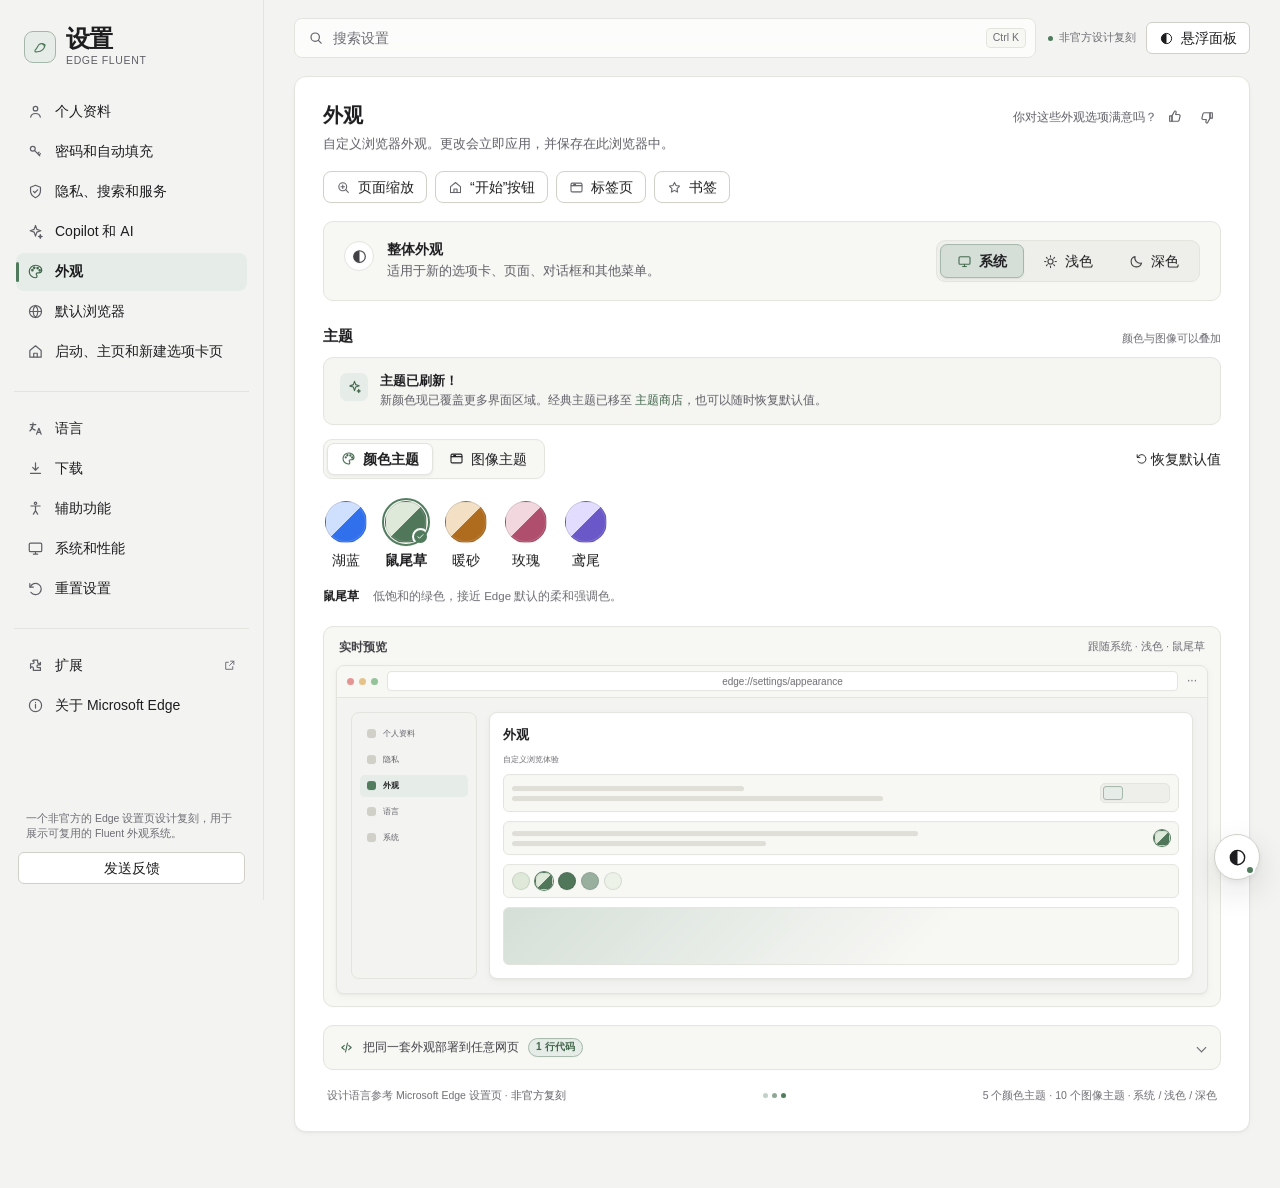
<file: index.html>
<!doctype html>
<html lang="zh-CN">
<head>
<meta charset="utf-8">
<meta name="viewport" content="width=device-width, initial-scale=1">
<meta http-equiv="refresh" content="0; url=./demo/">
<title>Edge Fluent Appearance</title>
<style>
  html, body { height: 100%; margin: 0; }
  body {
    display: grid;
    place-items: center;
    color: #1d1d1f;
    background: #f3f3f1;
    font-family: "Segoe UI", system-ui, sans-serif;
  }
  a { color: #3f6549; }
</style>
</head>
<body>
<p>正在打开 <a href="./demo/">Edge Fluent Appearance Demo</a>…</p>
</body>
</html>
</file>
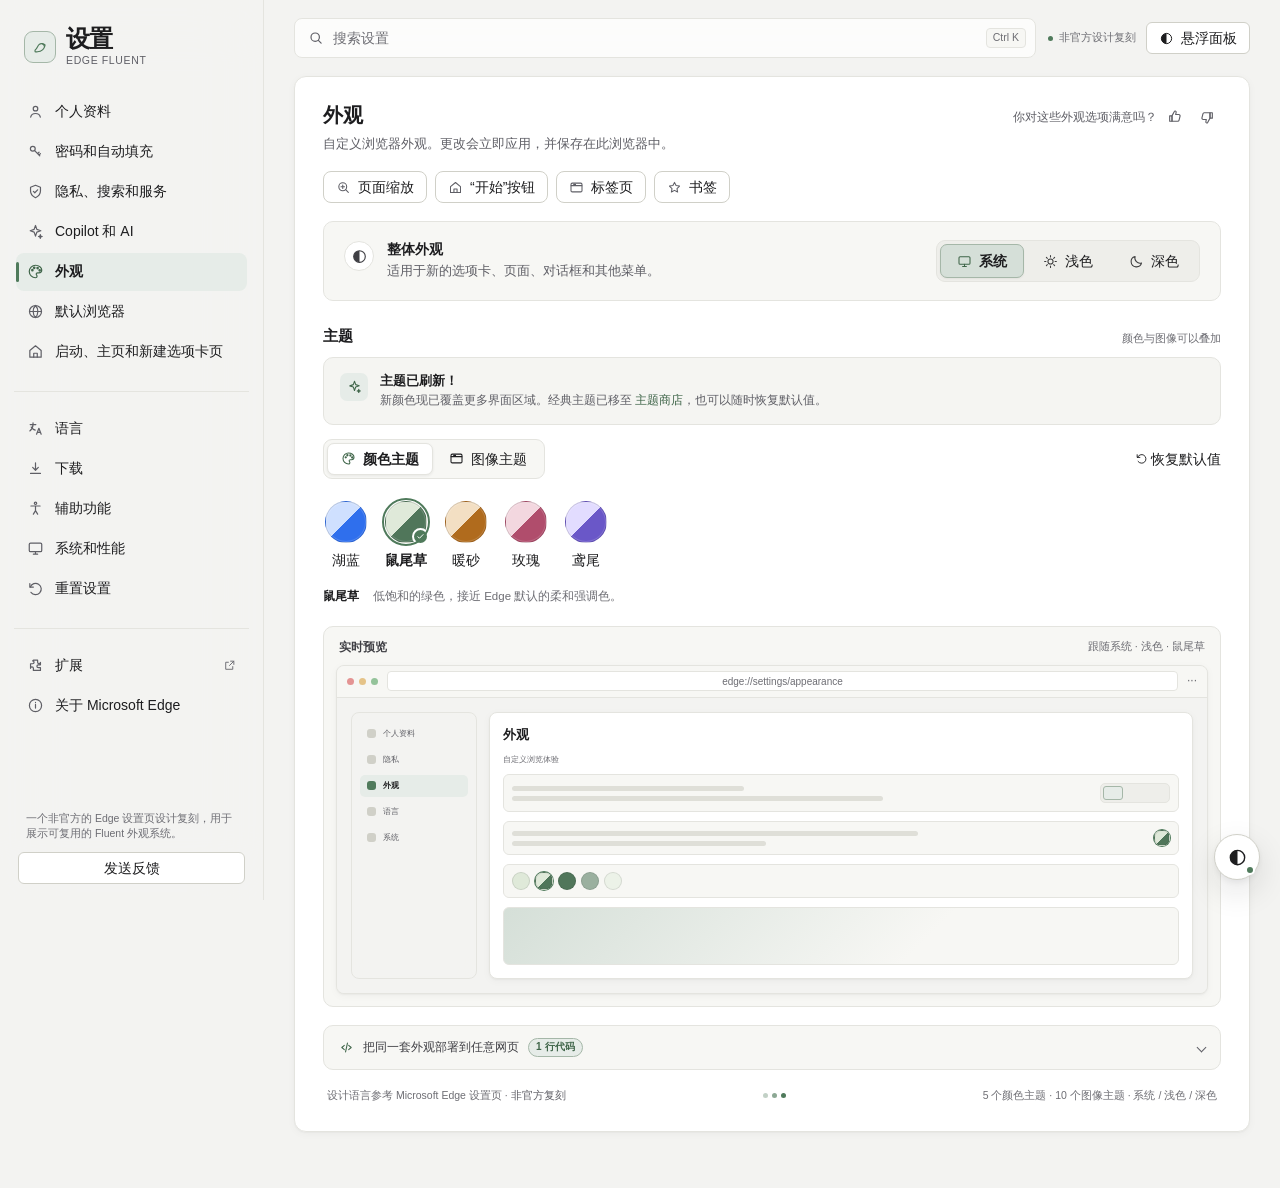
<file: demo/index.html>
<!DOCTYPE html>
<html lang="zh-CN" data-edge-appearance="system" data-edge-color-theme="sage" data-edge-image-theme="none">
<head>
<meta charset="UTF-8">
<meta name="viewport" content="width=device-width, initial-scale=1">
<meta name="color-scheme" content="light dark">
<meta name="description" content="Edge Fluent Appearance — a drop-in, Edge-inspired appearance system with light, dark, system modes, five color themes and ten landscape image themes.">
<title>外观 · Edge Fluent Appearance</title>
<script src="../assets/edge-theme.js" data-edge-panel="true" data-edge-query="true" data-edge-color-theme="sage"></script>
<style>
  html, body { margin: 0; padding: 0; }
  body { min-height: 100vh; }
  [hidden] { display: none !important; }

  .edge-app { display: flex; }

  .demo-quick-note {
    display: inline-flex;
    align-items: center;
    gap: 6px;
    padding: 0 2px;
    color: var(--edge-faint);
    font-size: 10.5px;
    white-space: nowrap;
  }

  .demo-quick-note::before {
    width: 5px;
    height: 5px;
    content: "";
    background: var(--edge-accent);
    border-radius: 50%;
  }

  .demo-feedback-thanks {
    color: var(--edge-faint);
    font-size: 11px;
  }

  .demo-swatch-meta {
    display: flex;
    flex-wrap: wrap;
    gap: 8px 14px;
    align-items: baseline;
    min-height: 18px;
    margin-top: 17px;
    color: var(--edge-muted);
    font-size: 11.5px;
  }

  .demo-swatch-meta strong {
    color: var(--edge-text);
    font-size: 12px;
    font-weight: 600;
  }

  .demo-swatch-meta span {
    color: var(--edge-faint);
  }

  .demo-art-foot {
    display: flex;
    flex-wrap: wrap;
    gap: 12px;
    align-items: center;
    justify-content: space-between;
    margin-top: 12px;
    color: var(--edge-faint);
    font-size: 11px;
  }

  .demo-art-foot p {
    display: flex;
    gap: 6px;
    align-items: center;
    color: var(--edge-faint);
    font-size: 11px;
  }

  .demo-art-foot svg {
    width: 13px;
    height: 13px;
    color: var(--edge-accent-text);
  }

  .demo-mini-art {
    position: relative;
    overflow: hidden;
  }

  .demo-mini-art::after {
    position: absolute;
    inset: 0;
    content: "";
    background: linear-gradient(135deg, var(--edge-art-tint), transparent 70%);
  }

  .demo-footer {
    display: flex;
    flex-wrap: wrap;
    gap: 8px 18px;
    align-items: center;
    justify-content: space-between;
    padding: 18px 4px 0;
    color: var(--edge-faint);
    font-size: 10.5px;
  }

  .demo-footer strong {
    color: var(--edge-muted);
    font-weight: 500;
  }

  .demo-footer-dots {
    display: inline-flex;
    gap: 4px;
    align-items: center;
  }

  .demo-footer-dots i {
    width: 5px;
    height: 5px;
    background: var(--edge-accent);
    border-radius: 50%;
    opacity: 0.35;
  }

  .demo-footer-dots i:nth-child(2) { opacity: 0.65; }
  .demo-footer-dots i:nth-child(3) { opacity: 1; }

  .demo-code-copy {
    flex: none;
    color: var(--edge-muted);
  }

  .demo-code-copy:hover { color: var(--edge-text); }

  .demo-thanks { color: var(--edge-muted); font-size: 10.5px; }

  .demo-page-card {
    animation: demo-rise 420ms var(--edge-ease-out) both;
  }

  @keyframes demo-rise {
    from { opacity: 0; transform: translateY(6px); }
    to { opacity: 1; transform: translateY(0); }
  }

  @media (max-width: 920px) {
    .demo-quick-note { display: none; }
    .edge-page { margin-top: 2px; }
  }

  @media (max-width: 720px) {
    .demo-swatch-meta { margin-top: 13px; }
    .demo-art-grid { grid-template-columns: repeat(2, minmax(0, 1fr)); }
    .demo-footer { padding-top: 14px; }
  }

  @media (prefers-reduced-motion: reduce) {
    .demo-page-card { animation: none; }
  }
</style>
</head>
<body>
<svg class="edge-sprite" xmlns="http://www.w3.org/2000/svg" aria-hidden="true" style="position:absolute;width:0;height:0;overflow:hidden">
  <symbol id="i-user" viewBox="0 0 24 24" fill="none" stroke="currentColor" stroke-width="1.7" stroke-linecap="round" stroke-linejoin="round"><circle cx="12" cy="8" r="3.2"/><path d="M5.2 20c.7-3.4 3.3-5.2 6.8-5.2s6.1 1.8 6.8 5.2"/></symbol>
  <symbol id="i-key" viewBox="0 0 24 24" fill="none" stroke="currentColor" stroke-width="1.7" stroke-linecap="round" stroke-linejoin="round"><circle cx="8.2" cy="8.2" r="3.4"/><path d="m10.8 10.8 7.2 7.2M15 15l2-2M17 17l2-2"/></symbol>
  <symbol id="i-shield" viewBox="0 0 24 24" fill="none" stroke="currentColor" stroke-width="1.7" stroke-linecap="round" stroke-linejoin="round"><path d="M12 3.2 19 6v5.3c0 4.1-2.7 7.4-7 9.5-4.3-2.1-7-5.4-7-9.5V6Z"/><path d="m9 11.8 2 2 4-4.2"/></symbol>
  <symbol id="i-spark" viewBox="0 0 24 24" fill="none" stroke="currentColor" stroke-width="1.7" stroke-linecap="round" stroke-linejoin="round"><path d="M12 3.5 13.9 9l5.6 1.9-5.6 1.9L12 18.5l-1.9-5.7L4.5 11 10.1 9Z"/><path d="m18.8 16.5.6 2 2 .6-2 .6-.6 2-.6-2-2-.6 2-.6Z"/></symbol>
  <symbol id="i-palette" viewBox="0 0 24 24" fill="none" stroke="currentColor" stroke-width="1.7" stroke-linecap="round" stroke-linejoin="round"><path d="M12 3.2a8.8 8.8 0 1 0 0 17.6c1.5 0 2.2-1 2.2-2.1 0-1.5-1.2-2-1.2-3.1 0-1 .8-1.7 2-1.7h1.8a4 4 0 0 0 4-4c0-3.7-3.9-6.7-8.8-6.7Z"/><circle cx="7.6" cy="10.1" r="1"/><circle cx="10.2" cy="6.8" r="1"/><circle cx="15" cy="7.2" r="1"/><circle cx="17.9" cy="10.4" r="1"/></symbol>
  <symbol id="i-globe" viewBox="0 0 24 24" fill="none" stroke="currentColor" stroke-width="1.7" stroke-linecap="round" stroke-linejoin="round"><circle cx="12" cy="12" r="8.5"/><path d="M3.8 12h16.4M12 3.5c2.2 2.3 3.3 5.1 3.3 8.5s-1.1 6.2-3.3 8.5c-2.2-2.3-3.3-5.1-3.3-8.5s1.1-6.2 3.3-8.5Z"/></symbol>
  <symbol id="i-home" viewBox="0 0 24 24" fill="none" stroke="currentColor" stroke-width="1.7" stroke-linecap="round" stroke-linejoin="round"><path d="M4 10.5 12 4l8 6.5V20H4Z"/><path d="M9.5 20v-5.5h5V20"/></symbol>
  <symbol id="i-language" viewBox="0 0 24 24" fill="none" stroke="currentColor" stroke-width="1.7" stroke-linecap="round" stroke-linejoin="round"><path d="M4.5 6.5h8M8.5 4v2.5c0 4-2 7-4.5 9"/><path d="M6 10c1.4 2.1 3.2 3.5 5.6 4.3M13.5 20l3.3-8.3L20 20M14.6 17.4h4.5"/></symbol>
  <symbol id="i-download" viewBox="0 0 24 24" fill="none" stroke="currentColor" stroke-width="1.7" stroke-linecap="round" stroke-linejoin="round"><path d="M12 4v10M8 10.5l4 4 4-4M5 19h14"/></symbol>
  <symbol id="i-access" viewBox="0 0 24 24" fill="none" stroke="currentColor" stroke-width="1.7" stroke-linecap="round" stroke-linejoin="round"><circle cx="12" cy="4.6" r="1.7"/><path d="M5.5 8.5h13M12 8.5V15M12 15l-3 5M12 15l3 5"/></symbol>
  <symbol id="i-monitor" viewBox="0 0 24 24" fill="none" stroke="currentColor" stroke-width="1.7" stroke-linecap="round" stroke-linejoin="round"><rect x="3.2" y="4.3" width="17.6" height="12.2" rx="1.8"/><path d="M9 20h6M12 16.5V20"/></symbol>
  <symbol id="i-refresh" viewBox="0 0 24 24" fill="none" stroke="currentColor" stroke-width="1.7" stroke-linecap="round" stroke-linejoin="round"><path d="M4 5v5h5"/><path d="M4.6 10a8 8 0 1 1 1 7.4"/></symbol>
  <symbol id="i-puzzle" viewBox="0 0 24 24" fill="none" stroke="currentColor" stroke-width="1.7" stroke-linecap="round" stroke-linejoin="round"><path d="M9 4.5h6v3a2 2 0 1 0 4 0v3.5h-3a2 2 0 1 0 0 4h3V19H9v-3a2 2 0 1 0-4 0V9.5h3a2 2 0 1 0 0-4Z"/></symbol>
  <symbol id="i-info" viewBox="0 0 24 24" fill="none" stroke="currentColor" stroke-width="1.7" stroke-linecap="round" stroke-linejoin="round"><circle cx="12" cy="12" r="8.6"/><path d="M12 10.5v5.2M12 7.6v.2"/></symbol>
  <symbol id="i-search" viewBox="0 0 24 24" fill="none" stroke="currentColor" stroke-width="1.8" stroke-linecap="round"><circle cx="10.8" cy="10.8" r="6.3"/><path d="m15.5 15.5 4.2 4.2"/></symbol>
  <symbol id="i-thumb-up" viewBox="0 0 24 24" fill="none" stroke="currentColor" stroke-width="1.7" stroke-linecap="round" stroke-linejoin="round"><path d="M7.5 10.3 11 3.8c.3-.6.9-.9 1.5-.7.9.3 1.4 1.2 1.2 2.1l-.7 3.1h4.7c1.3 0 2.2 1.2 1.9 2.4l-1.5 6.1a2 2 0 0 1-2 1.6H7.5Z"/><path d="M7.5 10.3H4v8.1h3.5Z"/></symbol>
  <symbol id="i-thumb-down" viewBox="0 0 24 24" fill="none" stroke="currentColor" stroke-width="1.7" stroke-linecap="round" stroke-linejoin="round"><path d="M16.5 13.7 13 20.2c-.3.6-.9.9-1.5.7-.9-.3-1.4-1.2-1.2-2.1l.7-3.1H6.3c-1.3 0-2.2-1.2-1.9-2.4l1.5-6.1a2 2 0 0 1 2-1.6h8.6Z"/><path d="M16.5 5.6H20v8.1h-3.5Z"/></symbol>
  <symbol id="i-external" viewBox="0 0 24 24" fill="none" stroke="currentColor" stroke-width="1.8" stroke-linecap="round" stroke-linejoin="round"><path d="M14 4h6v6M20 4l-8 8"/><path d="M18 14v5H5V6h5"/></symbol>
  <symbol id="i-zoom" viewBox="0 0 24 24" fill="none" stroke="currentColor" stroke-width="1.7" stroke-linecap="round"><circle cx="10.8" cy="10.8" r="6.3"/><path d="m15.5 15.5 4.2 4.2M8 10.8h5.6M10.8 8v5.6"/></symbol>
  <symbol id="i-tab" viewBox="0 0 24 24" fill="none" stroke="currentColor" stroke-width="1.7" stroke-linecap="round" stroke-linejoin="round"><rect x="3.2" y="5" width="17.6" height="14" rx="2"/><path d="M3.5 9h17M7.5 7h3"/></symbol>
  <symbol id="i-star" viewBox="0 0 24 24" fill="none" stroke="currentColor" stroke-width="1.7" stroke-linecap="round" stroke-linejoin="round"><path d="m12 3.8 2.5 5.1 5.6.8-4.1 4 1 5.6-5-2.7-5 2.7 1-5.6-4.1-4 5.6-.8Z"/></symbol>
  <symbol id="i-copy" viewBox="0 0 24 24" fill="none" stroke="currentColor" stroke-width="1.7" stroke-linecap="round" stroke-linejoin="round"><rect x="8.5" y="8.5" width="11" height="11" rx="1.6"/><path d="M15.5 8.5v-3a1 1 0 0 0-1-1h-10a1 1 0 0 0-1 1v10a1 1 0 0 0 1 1h3"/></symbol>
  <symbol id="i-code" viewBox="0 0 24 24" fill="none" stroke="currentColor" stroke-width="1.7" stroke-linecap="round" stroke-linejoin="round"><path d="m8.5 8.5-4 3.5 4 3.5M15.5 8.5l4 3.5-4 3.5M13.5 5l-3 14"/></symbol>
  <symbol id="i-check" viewBox="0 0 24 24" fill="none" stroke="currentColor" stroke-width="2.6" stroke-linecap="round" stroke-linejoin="round"><path d="m5 12.5 4.2 4.2L19 6.8"/></symbol>
  <symbol id="i-sun" viewBox="0 0 24 24" fill="none" stroke="currentColor" stroke-width="1.7" stroke-linecap="round" stroke-linejoin="round"><circle cx="12" cy="12" r="4.1"/><path d="M12 2.6v2.1M12 19.3v2.1M2.6 12h2.1M19.3 12h2.1M5.4 5.4l1.5 1.5M17.1 17.1l1.5 1.5M18.6 5.4l-1.5 1.5M6.9 17.1l-1.5 1.5"/></symbol>
  <symbol id="i-moon" viewBox="0 0 24 24" fill="none" stroke="currentColor" stroke-width="1.7" stroke-linecap="round" stroke-linejoin="round"><path d="M20.1 14.3A8.4 8.4 0 0 1 9.7 3.9 8.5 8.5 0 1 0 20.1 14.3Z"/></symbol>
  <symbol id="i-contrast" viewBox="0 0 24 24" fill="none" stroke="currentColor" stroke-width="1.6"><circle cx="12" cy="12" r="8.2"/><path d="M12 3.8a8.2 8.2 0 0 0 0 16.4Z" fill="currentColor" stroke="none"/></symbol>
</svg>

<div class="edge-app">
  <aside class="edge-sidebar">
    <div class="edge-sidebar-head">
      <a class="edge-wordmark" href="#" aria-label="设置首页">
        <span class="edge-wordmark-icon" aria-hidden="true">
          <svg viewBox="0 0 24 24" fill="none" stroke="currentColor" stroke-width="1.7" stroke-linecap="round" stroke-linejoin="round"><path d="M4.5 15.5c2.7-1.6 3.2-5.5 5.4-7.6 2.6-2.5 6.4-1.6 8.5.6-1 5.1-5.2 9.1-10.7 9.5-1.1.1-2.2.3-3.2-.1-.4-1.1-.5-1.7 0-2.4Z"/><path d="M14.8 6.8c1.4 1 2.4 2.2 2.9 3.8"/></svg>
        </span>
        <span class="edge-wordmark-text">
          <span class="edge-wordmark-title">设置</span>
          <span class="edge-wordmark-sub">Edge Fluent</span>
        </span>
      </a>
    </div>

    <nav class="edge-nav" aria-label="设置分类">
      <button class="edge-nav-item" type="button" data-demo-nav>
        <svg class="edge-nav-icon" aria-hidden="true"><use href="#i-user"/></svg>
        个人资料
      </button>
      <button class="edge-nav-item" type="button" data-demo-nav>
        <svg class="edge-nav-icon" aria-hidden="true"><use href="#i-key"/></svg>
        密码和自动填充
      </button>
      <button class="edge-nav-item" type="button" data-demo-nav>
        <svg class="edge-nav-icon" aria-hidden="true"><use href="#i-shield"/></svg>
        隐私、搜索和服务
      </button>
      <button class="edge-nav-item" type="button" data-demo-nav>
        <svg class="edge-nav-icon" aria-hidden="true"><use href="#i-spark"/></svg>
        Copilot 和 AI
      </button>
      <button class="edge-nav-item is-active" type="button" aria-current="page">
        <svg class="edge-nav-icon" aria-hidden="true"><use href="#i-palette"/></svg>
        外观
      </button>
      <button class="edge-nav-item" type="button" data-demo-nav>
        <svg class="edge-nav-icon" aria-hidden="true"><use href="#i-globe"/></svg>
        默认浏览器
      </button>
      <button class="edge-nav-item" type="button" data-demo-nav>
        <svg class="edge-nav-icon" aria-hidden="true"><use href="#i-home"/></svg>
        启动、主页和新建选项卡页
      </button>
    </nav>

    <nav class="edge-nav" aria-label="更多设置">
      <button class="edge-nav-item" type="button" data-demo-nav>
        <svg class="edge-nav-icon" aria-hidden="true"><use href="#i-language"/></svg>
        语言
      </button>
      <button class="edge-nav-item" type="button" data-demo-nav>
        <svg class="edge-nav-icon" aria-hidden="true"><use href="#i-download"/></svg>
        下载
      </button>
      <button class="edge-nav-item" type="button" data-demo-nav>
        <svg class="edge-nav-icon" aria-hidden="true"><use href="#i-access"/></svg>
        辅助功能
      </button>
      <button class="edge-nav-item" type="button" data-demo-nav>
        <svg class="edge-nav-icon" aria-hidden="true"><use href="#i-monitor"/></svg>
        系统和性能
      </button>
      <button class="edge-nav-item" type="button" data-demo-nav>
        <svg class="edge-nav-icon" aria-hidden="true"><use href="#i-refresh"/></svg>
        重置设置
      </button>
    </nav>

    <nav class="edge-nav" aria-label="浏览器的更多信息">
      <button class="edge-nav-item" type="button" data-demo-nav>
        <svg class="edge-nav-icon" aria-hidden="true"><use href="#i-puzzle"/></svg>
        扩展
        <svg class="edge-nav-external" aria-hidden="true"><use href="#i-external"/></svg>
      </button>
      <button class="edge-nav-item" type="button" data-demo-nav>
        <svg class="edge-nav-icon" aria-hidden="true"><use href="#i-info"/></svg>
        关于 Microsoft Edge
      </button>
    </nav>

    <div class="edge-sidebar-foot">
      <p class="edge-sidebar-note">一个非官方的 Edge 设置页设计复刻，用于展示可复用的 Fluent 外观系统。</p>
      <button class="edge-btn edge-btn-block" type="button" data-demo-feedback>发送反馈</button>
    </div>
  </aside>

  <main class="edge-main">
    <div class="edge-main-inner">
      <div class="edge-topbar">
        <div class="edge-mobile-brand">
          <span class="edge-wordmark-icon" aria-hidden="true">
            <svg viewBox="0 0 24 24" fill="none" stroke="currentColor" stroke-width="1.7" stroke-linecap="round" stroke-linejoin="round"><path d="M4.5 15.5c2.7-1.6 3.2-5.5 5.4-7.6 2.6-2.5 6.4-1.6 8.5.6-1 5.1-5.2 9.1-10.7 9.5-1.1.1-2.2.3-3.2-.1-.4-1.1-.5-1.7 0-2.4Z"/></svg>
          </span>
          设置
        </div>
        <label class="edge-search">
          <svg aria-hidden="true"><use href="#i-search"/></svg>
          <input id="settings-search" type="search" placeholder="搜索设置" autocomplete="off" aria-label="搜索设置">
          <kbd>Ctrl K</kbd>
        </label>
        <div class="edge-topbar-actions">
          <span class="demo-quick-note">非官方设计复刻</span>
          <button class="edge-btn" id="open-panel" type="button">
            <svg aria-hidden="true"><use href="#i-contrast"/></svg>
            <span>悬浮面板</span>
          </button>
        </div>
      </div>

      <section class="edge-page demo-page-card" aria-labelledby="page-title">
        <header class="edge-page-head">
          <div class="edge-page-title">
            <h1 id="page-title">外观</h1>
            <p class="edge-page-sub">自定义浏览器外观。更改会立即应用，并保存在此浏览器中。</p>
          </div>
          <div class="edge-page-actions">
            <div class="edge-feedback">
              你对这些外观选项满意吗？
              <button class="edge-icon-btn" type="button" data-demo-thumb="up" aria-label="满意">
                <svg aria-hidden="true"><use href="#i-thumb-up"/></svg>
              </button>
              <button class="edge-icon-btn" type="button" data-demo-thumb="down" aria-label="不满意">
                <svg aria-hidden="true"><use href="#i-thumb-down"/></svg>
              </button>
            </div>
          </div>
        </header>

        <div class="edge-page-body">
          <div class="edge-quick" aria-label="相关外观设置">
            <button class="edge-chip" type="button" data-demo-quick>
              <svg aria-hidden="true"><use href="#i-zoom"/></svg>
              页面缩放
            </button>
            <button class="edge-chip" type="button" data-demo-quick>
              <svg aria-hidden="true"><use href="#i-home"/></svg>
              “开始”按钮
            </button>
            <button class="edge-chip" type="button" data-demo-quick>
              <svg aria-hidden="true"><use href="#i-tab"/></svg>
              标签页
            </button>
            <button class="edge-chip" type="button" data-demo-quick>
              <svg aria-hidden="true"><use href="#i-star"/></svg>
              书签
            </button>
          </div>

          <div class="edge-card">
            <div class="edge-row">
              <div class="edge-row-copy">
                <span class="edge-row-icon" aria-hidden="true">
                  <svg><use href="#i-contrast"/></svg>
                </span>
                <div>
                  <div class="edge-row-title">整体外观</div>
                  <div class="edge-row-desc">适用于新的选项卡、页面、对话框和其他菜单。</div>
                </div>
              </div>
              <div class="edge-row-control">
                <div class="edge-segmented" id="appearance-control" role="radiogroup" aria-label="整体外观">
                  <button class="edge-seg" type="button" role="radio" data-appearance="system" aria-checked="true">
                    <svg aria-hidden="true"><use href="#i-monitor"/></svg><span>系统</span>
                  </button>
                  <button class="edge-seg" type="button" role="radio" data-appearance="light" aria-checked="false">
                    <svg aria-hidden="true"><use href="#i-sun"/></svg><span>浅色</span>
                  </button>
                  <button class="edge-seg" type="button" role="radio" data-appearance="dark" aria-checked="false">
                    <svg aria-hidden="true"><use href="#i-moon"/></svg><span>深色</span>
                  </button>
                </div>
              </div>
            </div>
          </div>

          <div class="edge-section-head">
            <h2 class="edge-section-heading">主题</h2>
            <span class="edge-section-note">颜色与图像可以叠加</span>
          </div>

          <div class="edge-notice">
            <span class="edge-notice-icon" aria-hidden="true">
              <svg><use href="#i-spark"/></svg>
            </span>
            <div class="edge-notice-copy">
              <div class="edge-notice-title">主题已刷新！</div>
              <div class="edge-notice-desc">新颜色现已覆盖更多界面区域。经典主题已移至 <a class="edge-link" href="#" data-demo-store>主题商店</a>，也可以随时恢复默认值。</div>
            </div>
          </div>

          <div class="edge-toolbar">
            <div class="edge-tabs" role="tablist" aria-label="主题类型">
              <button class="edge-tab" type="button" role="tab" id="tab-color" aria-selected="true" aria-controls="panel-color" data-tab="color">
                <svg aria-hidden="true"><use href="#i-palette"/></svg>
                颜色主题
              </button>
              <button class="edge-tab" type="button" role="tab" id="tab-image" aria-selected="false" aria-controls="panel-image" data-tab="image">
                <svg aria-hidden="true"><use href="#i-tab"/></svg>
                图像主题
              </button>
            </div>
            <button class="edge-link" id="reset-theme" type="button">
              <svg width="13" height="13" aria-hidden="true"><use href="#i-refresh"/></svg>
              恢复默认值
            </button>
          </div>

          <div id="panel-color" role="tabpanel" aria-labelledby="tab-color">
            <div class="edge-swatches" id="color-swatches" role="radiogroup" aria-label="颜色主题">
              <button class="edge-swatch-option" type="button" role="radio" data-color="azure" aria-checked="false" title="湖蓝 · Azure">
                <span class="edge-swatch" data-theme="azure"><span class="edge-swatch-check"><svg aria-hidden="true"><use href="#i-check"/></svg></span></span>
                <span class="edge-swatch-name">湖蓝</span>
              </button>
              <button class="edge-swatch-option" type="button" role="radio" data-color="sage" aria-checked="true" title="鼠尾草 · Sage">
                <span class="edge-swatch" data-theme="sage"><span class="edge-swatch-check"><svg aria-hidden="true"><use href="#i-check"/></svg></span></span>
                <span class="edge-swatch-name">鼠尾草</span>
              </button>
              <button class="edge-swatch-option" type="button" role="radio" data-color="amber" aria-checked="false" title="暖砂 · Amber">
                <span class="edge-swatch" data-theme="amber"><span class="edge-swatch-check"><svg aria-hidden="true"><use href="#i-check"/></svg></span></span>
                <span class="edge-swatch-name">暖砂</span>
              </button>
              <button class="edge-swatch-option" type="button" role="radio" data-color="rose" aria-checked="false" title="玫瑰 · Rose">
                <span class="edge-swatch" data-theme="rose"><span class="edge-swatch-check"><svg aria-hidden="true"><use href="#i-check"/></svg></span></span>
                <span class="edge-swatch-name">玫瑰</span>
              </button>
              <button class="edge-swatch-option" type="button" role="radio" data-color="iris" aria-checked="false" title="鸢尾 · Iris">
                <span class="edge-swatch" data-theme="iris"><span class="edge-swatch-check"><svg aria-hidden="true"><use href="#i-check"/></svg></span></span>
                <span class="edge-swatch-name">鸢尾</span>
              </button>
            </div>
            <div class="demo-swatch-meta">
              <strong id="color-name">鼠尾草</strong>
              <span id="color-desc">低饱和的绿色，接近 Edge 默认的柔和强调色。</span>
            </div>
          </div>

          <div id="panel-image" role="tabpanel" aria-labelledby="tab-image" hidden>
            <div class="edge-art-grid" id="image-grid" role="radiogroup" aria-label="图像主题">
              <button class="edge-art-card" type="button" role="radio" data-image="aurora" aria-checked="false" title="极光 · Aurora">
                <span class="edge-art-thumb" data-art="aurora"></span>
                <span class="edge-art-meta"><span class="edge-art-name">极光</span><span class="edge-art-check"><svg aria-hidden="true"><use href="#i-check"/></svg></span></span>
              </button>
              <button class="edge-art-card" type="button" role="radio" data-image="dune" aria-checked="false" title="沙丘 · Dune">
                <span class="edge-art-thumb" data-art="dune"></span>
                <span class="edge-art-meta"><span class="edge-art-name">沙丘</span><span class="edge-art-check"><svg aria-hidden="true"><use href="#i-check"/></svg></span></span>
              </button>
              <button class="edge-art-card" type="button" role="radio" data-image="tide" aria-checked="false" title="潮汐 · Tide">
                <span class="edge-art-thumb" data-art="tide"></span>
                <span class="edge-art-meta"><span class="edge-art-name">潮汐</span><span class="edge-art-check"><svg aria-hidden="true"><use href="#i-check"/></svg></span></span>
              </button>
              <button class="edge-art-card" type="button" role="radio" data-image="bloom" aria-checked="false" title="花期 · Bloom">
                <span class="edge-art-thumb" data-art="bloom"></span>
                <span class="edge-art-meta"><span class="edge-art-name">花期</span><span class="edge-art-check"><svg aria-hidden="true"><use href="#i-check"/></svg></span></span>
              </button>
              <button class="edge-art-card" type="button" role="radio" data-image="nocturne" aria-checked="false" title="夜航 · Nocturne">
                <span class="edge-art-thumb" data-art="nocturne"></span>
                <span class="edge-art-meta"><span class="edge-art-name">夜航</span><span class="edge-art-check"><svg aria-hidden="true"><use href="#i-check"/></svg></span></span>
              </button>
              <button class="edge-art-card" type="button" role="radio" data-image="alpine" aria-checked="false" title="高山 · Alpine">
                <span class="edge-art-thumb" data-art="alpine"></span>
                <span class="edge-art-meta"><span class="edge-art-name">高山</span><span class="edge-art-check"><svg aria-hidden="true"><use href="#i-check"/></svg></span></span>
              </button>
              <button class="edge-art-card" type="button" role="radio" data-image="forest" aria-checked="false" title="雾林 · Forest">
                <span class="edge-art-thumb" data-art="forest"></span>
                <span class="edge-art-meta"><span class="edge-art-name">雾林</span><span class="edge-art-check"><svg aria-hidden="true"><use href="#i-check"/></svg></span></span>
              </button>
              <button class="edge-art-card" type="button" role="radio" data-image="coast" aria-checked="false" title="海岸 · Coast">
                <span class="edge-art-thumb" data-art="coast"></span>
                <span class="edge-art-meta"><span class="edge-art-name">海岸</span><span class="edge-art-check"><svg aria-hidden="true"><use href="#i-check"/></svg></span></span>
              </button>
              <button class="edge-art-card" type="button" role="radio" data-image="meadow" aria-checked="false" title="花野 · Meadow">
                <span class="edge-art-thumb" data-art="meadow"></span>
                <span class="edge-art-meta"><span class="edge-art-name">花野</span><span class="edge-art-check"><svg aria-hidden="true"><use href="#i-check"/></svg></span></span>
              </button>
              <button class="edge-art-card" type="button" role="radio" data-image="canyon" aria-checked="false" title="峡谷 · Canyon">
                <span class="edge-art-thumb" data-art="canyon"></span>
                <span class="edge-art-meta"><span class="edge-art-name">峡谷</span><span class="edge-art-check"><svg aria-hidden="true"><use href="#i-check"/></svg></span></span>
              </button>
            </div>
            <div class="demo-art-foot">
              <p>
                <svg aria-hidden="true"><use href="#i-info"/></svg>
                图像主题使用自然景观场景，以毛玻璃表面保证正文对比度。
              </p>
              <button class="edge-link" id="clear-image" type="button" hidden>移除图像主题</button>
            </div>
          </div>

          <div class="edge-preview-card">
            <div class="edge-preview-head">
              <strong>实时预览</strong>
              <span id="preview-state">跟随系统 · 鼠尾草</span>
            </div>
            <div class="edge-browser" aria-label="外观预览">
              <div class="edge-browser-bar">
                <span class="edge-browser-dots" aria-hidden="true"><span class="edge-browser-dot"></span><span class="edge-browser-dot"></span><span class="edge-browser-dot"></span></span>
                <span class="edge-browser-address">edge://settings/appearance</span>
                <span aria-hidden="true" style="color:var(--edge-faint);font-size:12px">···</span>
              </div>
              <div class="edge-browser-view">
                <div class="edge-mini-nav" aria-hidden="true">
                  <div class="edge-mini-item">个人资料</div>
                  <div class="edge-mini-item">隐私</div>
                  <div class="edge-mini-item is-active">外观</div>
                  <div class="edge-mini-item">语言</div>
                  <div class="edge-mini-item">系统</div>
                </div>
                <div class="edge-mini-main" aria-hidden="true">
                  <div class="edge-mini-title">外观</div>
                  <div class="edge-mini-sub">自定义浏览体验</div>
                  <div class="edge-mini-card">
                    <div class="edge-mini-lines">
                      <span class="edge-mini-line w40"></span>
                      <span class="edge-mini-line w64"></span>
                    </div>
                    <div class="edge-mini-seg"><span class="is-on"></span><span></span><span></span></div>
                  </div>
                  <div class="edge-mini-card">
                    <div class="edge-mini-lines">
                      <span class="edge-mini-line w64"></span>
                      <span class="edge-mini-line w40"></span>
                    </div>
                    <span class="edge-mini-swatch" style="width:16px;height:16px"></span>
                  </div>
                  <div class="edge-mini-swatches">
                    <span class="edge-mini-swatch"></span>
                    <span class="edge-mini-swatch"></span>
                    <span class="edge-mini-swatch"></span>
                    <span class="edge-mini-swatch"></span>
                    <span class="edge-mini-swatch"></span>
                  </div>
                  <div class="edge-mini-art demo-mini-art"></div>
                </div>
              </div>
            </div>
          </div>

          <details class="edge-dev">
            <summary>
              <svg aria-hidden="true"><use href="#i-code"/></svg>
              把同一套外观部署到任意网页
              <span class="edge-badge">1 行代码</span>
            </summary>
            <div class="edge-dev-body">
              <p>将 <code>edge-theme.js</code> 放到站点，即可获得同样的系统 / 浅色 / 深色切换、5 个颜色主题、10 个图像主题和悬浮设置面板。</p>
              <div class="edge-code">
                <code id="deploy-code">&lt;script src="/edge-theme.js" data-edge-panel="true"&gt;&lt;/script&gt;</code>
                <button class="edge-icon-btn demo-code-copy" type="button" id="copy-code" aria-label="复制部署代码">
                  <svg aria-hidden="true"><use href="#i-copy"/></svg>
                </button>
              </div>
              <p style="margin-top:9px">面板会把偏好写入 <code>localStorage</code>，并暴露 <code>window.EdgeTheme</code> 供页面读取当前主题。</p>
            </div>
          </details>

          <div class="demo-footer">
            <span>设计语言参考 Microsoft Edge 设置页 · <strong>非官方复刻</strong></span>
            <span class="demo-footer-dots" aria-hidden="true"><i></i><i></i><i></i></span>
            <span>5 个颜色主题 · 10 个图像主题 · 系统 / 浅色 / 深色</span>
          </div>
        </div>
      </section>
    </div>
  </main>
</div>

<script>
(function () {
  "use strict";
  var api = window.EdgeTheme;
  if (!api) return;

  var colorDescriptions = {
    azure: "清透的浏览器蓝，最接近经典链接与选中态的观感。",
    sage: "低饱和的绿色，接近 Edge 默认的柔和强调色。",
    amber: "温暖的砂金色，适合偏纸张质感的工作界面。",
    rose: "克制的玫瑰色，为中性界面增加一点温度。",
    iris: "略带灰度的鸢尾紫，安静但有辨识度。"
  };
  var colorNames = { azure: "湖蓝", sage: "鼠尾草", amber: "暖砂", rose: "玫瑰", iris: "鸢尾" };
  var imageNames = { aurora: "极光", dune: "沙丘", tide: "潮汐", bloom: "花期", nocturne: "夜航", alpine: "高山", forest: "雾林", coast: "海岸", meadow: "花野", canyon: "峡谷" };
  var modeNames = { system: "跟随系统", light: "浅色", dark: "深色" };

  function $(selector, scope) {
    return (scope || document).querySelector(selector);
  }
  function $all(selector, scope) {
    return Array.prototype.slice.call((scope || document).querySelectorAll(selector));
  }

  function setPressed(selector, value, attribute) {
    $all(selector).forEach(function (button) {
      button.setAttribute("aria-checked", button.getAttribute(attribute) === value ? "true" : "false");
    });
  }

  function setTab(tab, moveFocus) {
    $all("[data-tab]").forEach(function (button) {
      var selected = button.getAttribute("data-tab") === tab;
      button.setAttribute("aria-selected", selected ? "true" : "false");
      button.tabIndex = selected ? 0 : -1;
      if (selected && moveFocus) button.focus();
    });
    $("#panel-color").hidden = tab !== "color";
    $("#panel-image").hidden = tab !== "image";
  }

  function sync() {
    var state = api.get();
    setPressed("[data-appearance]", state.appearance, "data-appearance");
    setPressed("[data-color]", state.colorTheme, "data-color");
    setPressed("[data-image]", state.imageTheme, "data-image");

    var mode = state.appearance === "system"
      ? modeNames.system + " · " + (state.mode === "dark" ? "深色" : "浅色")
      : modeNames[state.appearance];
    var preview = mode + " · " + colorNames[state.colorTheme];
    if (state.imageTheme !== "none") preview += " · " + imageNames[state.imageTheme];
    $("#preview-state").textContent = preview;
    $("#color-name").textContent = colorNames[state.colorTheme];
    $("#color-desc").textContent = colorDescriptions[state.colorTheme];
    $("#clear-image").hidden = state.imageTheme === "none";
  }

  $all("[data-appearance]").forEach(function (button) {
    button.addEventListener("click", function () {
      api.setAppearance(button.getAttribute("data-appearance"));
    });
  });
  $all("[data-color]").forEach(function (button) {
    button.addEventListener("click", function () {
      api.setColorTheme(button.getAttribute("data-color"));
    });
  });
  $all("[data-image]").forEach(function (button) {
    button.addEventListener("click", function () {
      api.setImageTheme(button.getAttribute("data-image"));
    });
  });
  $all("[data-tab]").forEach(function (button) {
    button.addEventListener("click", function () {
      setTab(button.getAttribute("data-tab"), false);
    });
    button.addEventListener("keydown", function (event) {
      if (event.key !== "ArrowRight" && event.key !== "ArrowLeft") return;
      event.preventDefault();
      var tabs = $all("[data-tab]");
      var index = tabs.indexOf(button);
      var next = event.key === "ArrowRight" ? (index + 1) % tabs.length : (index - 1 + tabs.length) % tabs.length;
      setTab(tabs[next].getAttribute("data-tab"), true);
    });
  });

  $("#reset-theme").addEventListener("click", function () {
    api.reset();
    showToast("已恢复默认外观");
  });
  $("#clear-image").addEventListener("click", function () {
    api.setImageTheme("none");
    showToast("已移除图像主题");
  });
  $("#open-panel").addEventListener("click", function () {
    api.open();
  });

  window.addEventListener("edge-theme:change", sync);
  window.addEventListener("edge-theme:ready", sync);
  sync();

  // Search filters the visible navigation labels, like a settings search.
  var search = $("#settings-search");
  var navItems = $all("[data-demo-nav]");
  search.addEventListener("input", function () {
    var query = search.value.trim().toLowerCase();
    navItems.forEach(function (item) {
      item.hidden = query ? item.textContent.toLowerCase().indexOf(query) === -1 : false;
    });
  });
  document.addEventListener("keydown", function (event) {
    if ((event.ctrlKey || event.metaKey) && event.key.toLowerCase() === "k") {
      event.preventDefault();
      search.focus();
      search.select();
    }
  });

  $all("[data-demo-nav]").forEach(function (item) {
    item.addEventListener("click", function () {
      showToast("本 Demo 仅展示「外观」页；其他入口为视觉示例。");
    });
  });
  $all("[data-demo-quick]").forEach(function (item) {
    item.addEventListener("click", function () {
      showToast("该入口在完整设置中可用；本 Demo 聚焦外观设计。");
    });
  });
  $all("[data-demo-thumb]").forEach(function (item) {
    item.addEventListener("click", function () {
      showToast(item.getAttribute("data-demo-thumb") === "up" ? "感谢反馈，已记录（Demo）" : "已记录。颜色与图像主题都可以随时调整。");
    });
  });
  $all("[data-demo-store], [data-demo-feedback]").forEach(function (item) {
    item.addEventListener("click", function (event) {
      event.preventDefault();
      showToast("这是非官方设计复刻，不连接 Microsoft 服务。");
    });
  });

  $("#copy-code").addEventListener("click", function () {
    var text = $("#deploy-code").textContent;
    function done() { showToast("部署代码已复制"); }
    if (navigator.clipboard && navigator.clipboard.writeText) {
      navigator.clipboard.writeText(text).then(done).catch(fallbackCopy);
    } else {
      fallbackCopy();
    }
    function fallbackCopy() {
      var area = document.createElement("textarea");
      area.value = text;
      area.style.position = "fixed";
      area.style.opacity = "0";
      document.body.appendChild(area);
      area.select();
      try { document.execCommand("copy"); done(); } catch (error) { showToast("复制失败，请手动选择代码"); }
      area.remove();
    }
  });

  var toastTimer;
  function showToast(message) {
    var toast = $(".demo-toast");
    if (!toast) {
      toast = document.createElement("div");
      toast.className = "demo-toast edge-toast";
      toast.setAttribute("role", "status");
      toast.innerHTML = '<svg aria-hidden="true"><use href="#i-check"/></svg><span></span>';
      document.body.appendChild(toast);
    }
    toast.querySelector("span").textContent = message;
    toast.classList.add("is-visible");
    window.clearTimeout(toastTimer);
    toastTimer = window.setTimeout(function () {
      toast.classList.remove("is-visible");
    }, 2600);
  }

  var params = new URLSearchParams(window.location.search);
  if (params.get("tab") === "image") setTab("image", false);
})();
</script>
</body>
</html>
</file>
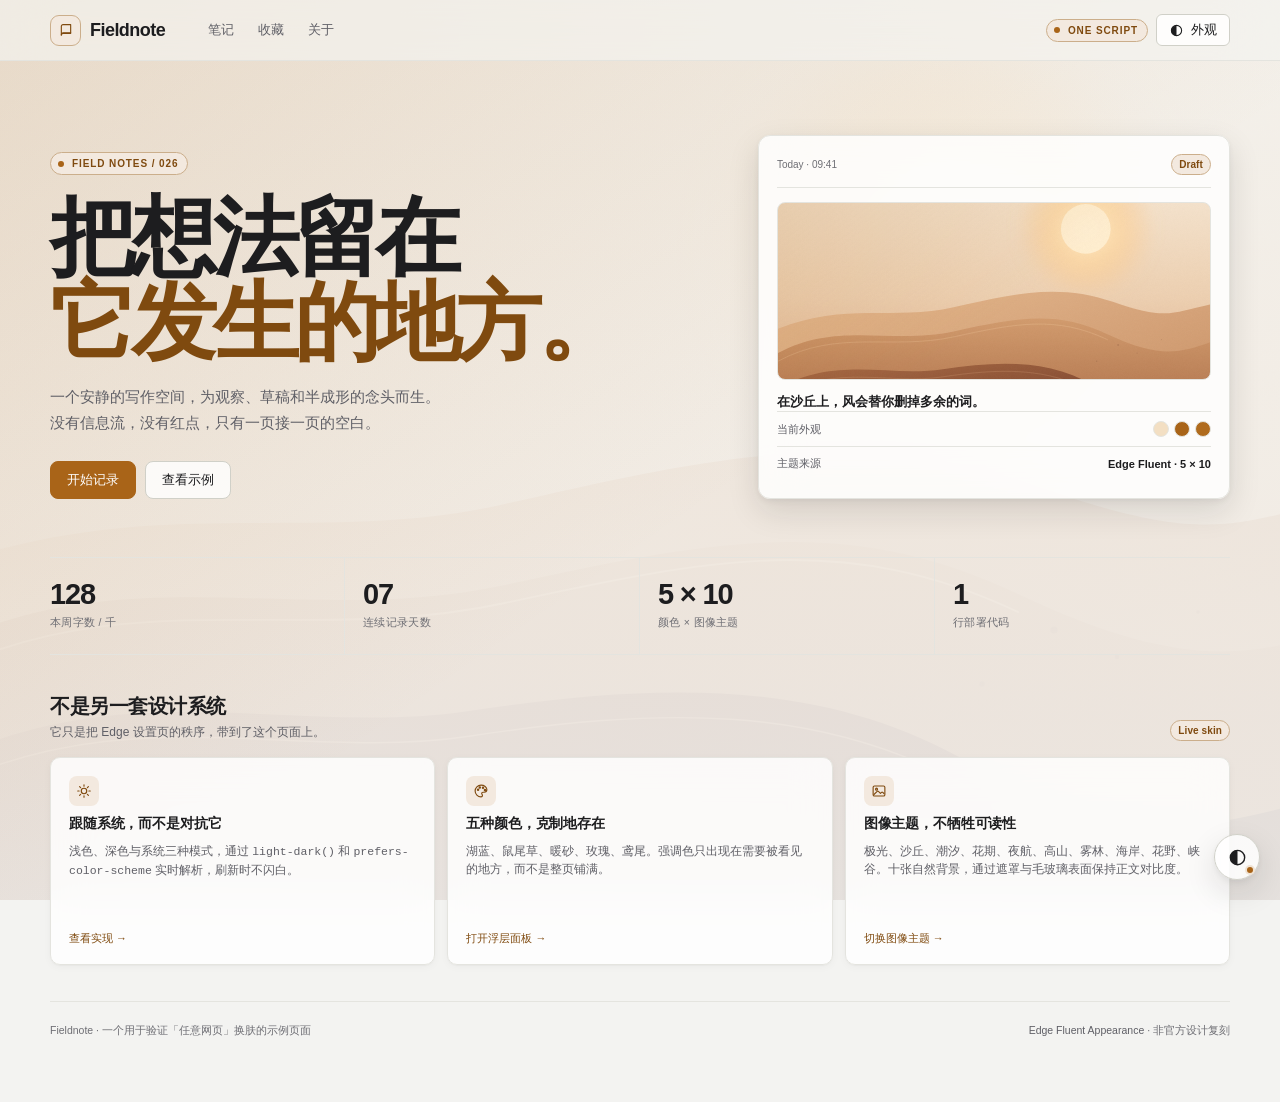
<file: demo/any-page.html>
<!DOCTYPE html>
<html lang="zh-CN" data-edge-appearance="light" data-edge-color-theme="amber" data-edge-image-theme="dune">
<head>
<meta charset="UTF-8">
<meta name="viewport" content="width=device-width, initial-scale=1">
<meta name="color-scheme" content="light dark">
<title>Fieldnote · Any-page skin</title>
<script src="../assets/edge-theme.js" data-edge-panel="true" data-edge-query="true" data-edge-color-theme="amber" data-edge-image-theme="dune"></script>
<style>
  html, body { margin: 0; padding: 0; }
  body { min-height: 100vh; }
  [hidden] { display: none !important; }

  .site-wrap {
    width: min(1180px, calc(100% - 48px));
    margin: 0 auto;
  }

  .site-head {
    position: sticky;
    top: 0;
    z-index: 30;
    padding: 14px 0;
    background: light-dark(
      color-mix(in srgb, #f3f3f1 68%, transparent),
      color-mix(in srgb, #1b1b1a 68%, transparent)
    );
    border-bottom: 1px solid var(--edge-border);
    backdrop-filter: blur(28px) saturate(1.2);
    -webkit-backdrop-filter: blur(28px) saturate(1.2);
  }

  .site-head-inner {
    display: flex;
    align-items: center;
    gap: 22px;
  }

  .site-logo {
    display: inline-flex;
    gap: 9px;
    align-items: center;
    color: var(--edge-text);
    font-family: var(--edge-font-display);
    font-size: 18px;
    font-weight: 680;
    letter-spacing: -0.03em;
    text-decoration: none;
  }

  .site-logo-mark {
    display: grid;
    width: 29px;
    height: 29px;
    color: var(--edge-accent-text);
    background: var(--edge-accent-soft);
    border: 1px solid var(--edge-accent-line);
    border-radius: 9px;
    place-items: center;
  }

  .site-logo-mark svg { width: 16px; height: 16px; }

  .site-nav {
    display: flex;
    gap: 2px;
    margin-left: 10px;
  }

  .site-nav a {
    padding: 7px 11px;
    color: var(--edge-muted);
    font-size: 12.5px;
    text-decoration: none;
    border-radius: var(--edge-r-sm);
  }

  .site-nav a:hover {
    color: var(--edge-text);
    background: var(--edge-hover);
    text-decoration: none;
  }

  .site-head-actions {
    display: flex;
    gap: 8px;
    align-items: center;
    margin-left: auto;
  }

  .site-kicker {
    display: inline-flex;
    gap: 8px;
    align-items: center;
    padding: 5px 9px 5px 7px;
    color: var(--edge-accent-text);
    font-size: 10px;
    font-weight: 600;
    letter-spacing: 0.09em;
    text-transform: uppercase;
    background: var(--edge-accent-soft);
    border: 1px solid var(--edge-accent-line);
    border-radius: var(--edge-r-pill);
  }

  .site-kicker::before {
    width: 6px;
    height: 6px;
    content: "";
    background: var(--edge-accent);
    border-radius: 50%;
  }

  .site-main { padding: 52px 0 34px; }

  .hero {
    display: grid;
    grid-template-columns: minmax(0, 1.16fr) minmax(300px, 0.84fr);
    gap: 56px;
    align-items: end;
    padding: 22px 0 58px;
  }

  .hero-copy { max-width: 720px; }

  .hero h1 {
    margin: 20px 0 20px;
    color: var(--edge-text);
    font-family: var(--edge-font-display);
    font-size: clamp(46px, 6.8vw, 86px);
    font-weight: 640;
    line-height: 0.98;
    letter-spacing: -0.055em;
  }

  .hero h1 em {
    color: var(--edge-accent-text);
    font-style: normal;
  }

  .hero p {
    max-width: 48ch;
    margin: 0;
    color: var(--edge-muted);
    font-size: 15px;
    line-height: 1.7;
  }

  .hero-actions {
    display: flex;
    flex-wrap: wrap;
    gap: 9px;
    margin-top: 26px;
  }

  .hero-actions .edge-btn {
    min-height: 38px;
    padding: 0 16px;
    border-radius: var(--edge-r-md);
  }

  .hero-card {
    position: relative;
    padding: 18px;
    overflow: hidden;
    background: var(--edge-surface);
    border: 1px solid var(--edge-border);
    border-radius: var(--edge-r-xl);
    box-shadow: var(--edge-shadow-2);
    backdrop-filter: blur(22px);
    -webkit-backdrop-filter: blur(22px);
  }

  .hero-card-head {
    display: flex;
    align-items: center;
    justify-content: space-between;
    gap: 12px;
    padding-bottom: 12px;
    color: var(--edge-faint);
    font-size: 10px;
    border-bottom: 1px solid var(--edge-border);
  }

  .hero-card-title {
    color: var(--edge-text);
    font-size: 13px;
    font-weight: 600;
  }

  .hero-art {
    height: 176px;
    margin: 14px 0 13px;
    background-color: var(--edge-surface-2);
    background-image: var(--edge-art-tint), var(--edge-art);
    background-position: center;
    background-size: cover;
    border: 1px solid var(--edge-border);
    border-radius: var(--edge-r-md);
  }

  .hero-card-row {
    display: flex;
    align-items: center;
    justify-content: space-between;
    gap: 12px;
    padding: 9px 0;
    color: var(--edge-muted);
    font-size: 11px;
    border-top: 1px solid var(--edge-border);
  }

  .hero-card-row strong {
    color: var(--edge-text);
    font-weight: 600;
  }

  .hero-swatches {
    display: flex;
    gap: 5px;
    align-items: center;
  }

  .hero-swatches i {
    width: 14px;
    height: 14px;
    background: var(--edge-swatch-1);
    border: 1px solid var(--edge-border);
    border-radius: 50%;
  }

  .hero-swatches i:nth-child(2) {
    background: var(--edge-accent);
  }

  .hero-swatches i:nth-child(3) {
    background: var(--edge-swatch-2);
  }

  .stats {
    display: grid;
    grid-template-columns: repeat(4, minmax(0, 1fr));
    border-top: 1px solid var(--edge-border);
    border-bottom: 1px solid var(--edge-border);
  }

  .stat {
    padding: 22px 18px 24px;
    border-right: 1px solid var(--edge-border);
  }

  .stat:first-child { padding-left: 0; }
  .stat:last-child { border-right: 0; }

  .stat-value {
    color: var(--edge-text);
    font-family: var(--edge-font-display);
    font-size: 29px;
    font-weight: 620;
    line-height: 1;
    letter-spacing: -0.04em;
  }

  .stat-label {
    margin-top: 7px;
    color: var(--edge-faint);
    font-size: 10.5px;
    letter-spacing: 0.03em;
  }

  .section-head {
    display: flex;
    align-items: flex-end;
    justify-content: space-between;
    gap: 20px;
    margin: 38px 0 16px;
  }

  .section-head h2 {
    margin: 0;
    color: var(--edge-text);
    font-family: var(--edge-font-display);
    font-size: 20px;
    font-weight: 630;
    letter-spacing: -0.025em;
  }

  .section-head p {
    margin: 4px 0 0;
    color: var(--edge-muted);
    font-size: 12px;
  }

  .feature-grid {
    display: grid;
    grid-template-columns: repeat(3, minmax(0, 1fr));
    gap: 12px;
  }

  .feature {
    display: flex;
    flex-direction: column;
    gap: 9px;
    min-height: 170px;
    padding: 18px;
    background: var(--edge-surface);
    border: 1px solid var(--edge-border);
    border-radius: var(--edge-r-lg);
    box-shadow: var(--edge-shadow-1);
    backdrop-filter: blur(18px);
    -webkit-backdrop-filter: blur(18px);
  }

  .feature-icon {
    display: grid;
    width: 30px;
    height: 30px;
    color: var(--edge-accent-text);
    background: var(--edge-accent-soft);
    border-radius: 8px;
    place-items: center;
  }

  .feature-icon svg { width: 16px; height: 16px; }

  .feature h3 {
    margin: 0;
    color: var(--edge-text);
    font-family: var(--edge-font-display);
    font-size: 14px;
    font-weight: 620;
    letter-spacing: -0.01em;
  }

  .feature p {
    margin: 0;
    color: var(--edge-muted);
    font-size: 11.5px;
    line-height: 1.6;
  }

  .feature .edge-link {
    margin-top: auto;
    font-size: 11px;
  }

  .site-foot {
    display: flex;
    flex-wrap: wrap;
    gap: 10px 20px;
    align-items: center;
    justify-content: space-between;
    padding: 22px 0 30px;
    margin-top: 36px;
    color: var(--edge-faint);
    font-size: 10.5px;
    border-top: 1px solid var(--edge-border);
  }

  .site-foot strong { color: var(--edge-muted); font-weight: 500; }

  @media (max-width: 860px) {
    .hero {
      grid-template-columns: 1fr;
      gap: 30px;
      padding-bottom: 40px;
    }
    .hero-card { max-width: 520px; }
    .feature-grid { grid-template-columns: 1fr; }
    .stats { grid-template-columns: repeat(2, minmax(0, 1fr)); }
    .stat:nth-child(2) { border-right: 0; }
    .stat:nth-child(-n + 2) { border-bottom: 1px solid var(--edge-border); }
    .stat:nth-child(3) { padding-left: 0; }
    .site-nav { display: none; }
  }

  @media (max-width: 560px) {
    .site-wrap { width: calc(100% - 28px); }
    .site-head { padding: 10px 0; }
    .site-kicker { display: none; }
    .site-main { padding-top: 34px; }
    .hero h1 { font-size: clamp(42px, 14vw, 64px); }
    .stats { grid-template-columns: 1fr; }
    .stat { padding-left: 0; border-right: 0; border-bottom: 1px solid var(--edge-border); }
    .stat:last-child { border-bottom: 0; }
  }
</style>
</head>
<body>
<header class="site-head">
  <div class="site-wrap site-head-inner">
    <a class="site-logo" href="#">
      <span class="site-logo-mark" aria-hidden="true">
        <svg viewBox="0 0 24 24" fill="none" stroke="currentColor" stroke-width="1.7" stroke-linecap="round" stroke-linejoin="round"><path d="M5 19V6.5A2.5 2.5 0 0 1 7.5 4H19v13H7.8A2.8 2.8 0 0 0 5 19.8V19Z"/><path d="M5 19a2.8 2.8 0 0 1 2.8-2.8H19"/></svg>
      </span>
      Fieldnote
    </a>
    <nav class="site-nav" aria-label="主导航">
      <a href="#">笔记</a>
      <a href="#">收藏</a>
      <a href="#">关于</a>
    </nav>
    <div class="site-head-actions">
      <span class="site-kicker">One script</span>
      <button class="edge-btn" type="button" data-open-theme>
        <svg width="15" height="15" viewBox="0 0 24 24" fill="none" stroke="currentColor" stroke-width="1.7" aria-hidden="true"><circle cx="12" cy="12" r="8.2"/><path d="M12 3.8a8.2 8.2 0 0 0 0 16.4Z" fill="currentColor" stroke="none"/></svg>
        外观
      </button>
    </div>
  </div>
</header>

<main class="site-wrap site-main">
  <section class="hero">
    <div class="hero-copy">
      <span class="site-kicker">Field notes / 026</span>
      <h1>把想法留在<br><em>它发生的地方。</em></h1>
      <p>一个安静的写作空间，为观察、草稿和半成形的念头而生。没有信息流，没有红点，只有一页接一页的空白。</p>
      <div class="hero-actions">
        <button class="edge-btn edge-btn-primary" type="button" data-demo-action>开始记录</button>
        <button class="edge-btn" type="button" data-demo-action>查看示例</button>
      </div>
    </div>
    <aside class="hero-card" aria-label="今日笔记">
      <div class="hero-card-head">
        <span>Today · 09:41</span>
        <span class="edge-badge">Draft</span>
      </div>
      <div class="hero-art" role="img" aria-label="沙丘图像主题预览"></div>
      <div class="hero-card-title">在沙丘上，风会替你删掉多余的词。</div>
      <div class="hero-card-row">
        <span>当前外观</span>
        <span class="hero-swatches" aria-hidden="true"><i></i><i></i><i></i></span>
      </div>
      <div class="hero-card-row">
        <span>主题来源</span>
        <strong>Edge Fluent · 5 × 10</strong>
      </div>
    </aside>
  </section>

  <section class="stats" aria-label="写作统计">
    <div class="stat"><div class="stat-value">128</div><div class="stat-label">本周字数 / 千</div></div>
    <div class="stat"><div class="stat-value">07</div><div class="stat-label">连续记录天数</div></div>
    <div class="stat"><div class="stat-value">5 × 10</div><div class="stat-label">颜色 × 图像主题</div></div>
    <div class="stat"><div class="stat-value">1</div><div class="stat-label">行部署代码</div></div>
  </section>

  <div class="section-head">
    <div>
      <h2>不是另一套设计系统</h2>
      <p>它只是把 Edge 设置页的秩序，带到了这个页面上。</p>
    </div>
    <span class="edge-badge">Live skin</span>
  </div>

  <section class="feature-grid" aria-label="功能">
    <article class="feature">
      <span class="feature-icon" aria-hidden="true">
        <svg viewBox="0 0 24 24" fill="none" stroke="currentColor" stroke-width="1.7" stroke-linecap="round" stroke-linejoin="round"><circle cx="12" cy="12" r="4.1"/><path d="M12 2.6v2.1M12 19.3v2.1M2.6 12h2.1M19.3 12h2.1M5.4 5.4l1.5 1.5M17.1 17.1l1.5 1.5M18.6 5.4l-1.5 1.5M6.9 17.1l-1.5 1.5"/></svg>
      </span>
      <h3>跟随系统，而不是对抗它</h3>
      <p>浅色、深色与系统三种模式，通过 <code>light-dark()</code> 和 <code>prefers-color-scheme</code> 实时解析，刷新时不闪白。</p>
      <a class="edge-link" href="#" data-demo-action>查看实现 →</a>
    </article>
    <article class="feature">
      <span class="feature-icon" aria-hidden="true">
        <svg viewBox="0 0 24 24" fill="none" stroke="currentColor" stroke-width="1.7" stroke-linecap="round" stroke-linejoin="round"><path d="M12 3.2a8.8 8.8 0 1 0 0 17.6c1.5 0 2.2-1 2.2-2.1 0-1.5-1.2-2-1.2-3.1 0-1 .8-1.7 2-1.7h1.8a4 4 0 0 0 4-4c0-3.7-3.9-6.7-8.8-6.7Z"/><circle cx="7.6" cy="10.1" r="1"/><circle cx="10.2" cy="6.8" r="1"/><circle cx="15" cy="7.2" r="1"/><circle cx="17.9" cy="10.4" r="1"/></svg>
      </span>
      <h3>五种颜色，克制地存在</h3>
      <p>湖蓝、鼠尾草、暖砂、玫瑰、鸢尾。强调色只出现在需要被看见的地方，而不是整页铺满。</p>
      <a class="edge-link" href="#" data-demo-action>打开浮层面板 →</a>
    </article>
    <article class="feature">
      <span class="feature-icon" aria-hidden="true">
        <svg viewBox="0 0 24 24" fill="none" stroke="currentColor" stroke-width="1.7" stroke-linecap="round" stroke-linejoin="round"><rect x="3.2" y="4.5" width="17.6" height="15" rx="2"/><circle cx="8.3" cy="9.2" r="1.5"/><path d="m4.4 17.2 4.9-4.6a1.3 1.3 0 0 1 1.8 0l3.1 3 1.6-1.5a1.3 1.3 0 0 1 1.8 0l1.8 1.7"/></svg>
      </span>
      <h3>图像主题，不牺牲可读性</h3>
      <p>极光、沙丘、潮汐、花期、夜航、高山、雾林、海岸、花野、峡谷。十张自然背景，通过遮罩与毛玻璃表面保持正文对比度。</p>
      <a class="edge-link" href="#" data-demo-action>切换图像主题 →</a>
    </article>
  </section>

  <footer class="site-foot">
    <span>Fieldnote · 一个用于验证「任意网页」换肤的示例页面</span>
    <span><strong>Edge Fluent Appearance</strong> · 非官方设计复刻</span>
  </footer>
</main>

<script>
(function () {
  "use strict";
  var api = window.EdgeTheme;
  if (!api) return;

  document.querySelector("[data-open-theme]").addEventListener("click", function () {
    api.open();
  });

  Array.prototype.forEach.call(document.querySelectorAll("[data-demo-action]"), function (node) {
    node.addEventListener("click", function (event) {
      event.preventDefault();
      api.open();
    });
  });
})();
</script>
</body>
</html>
</file>
